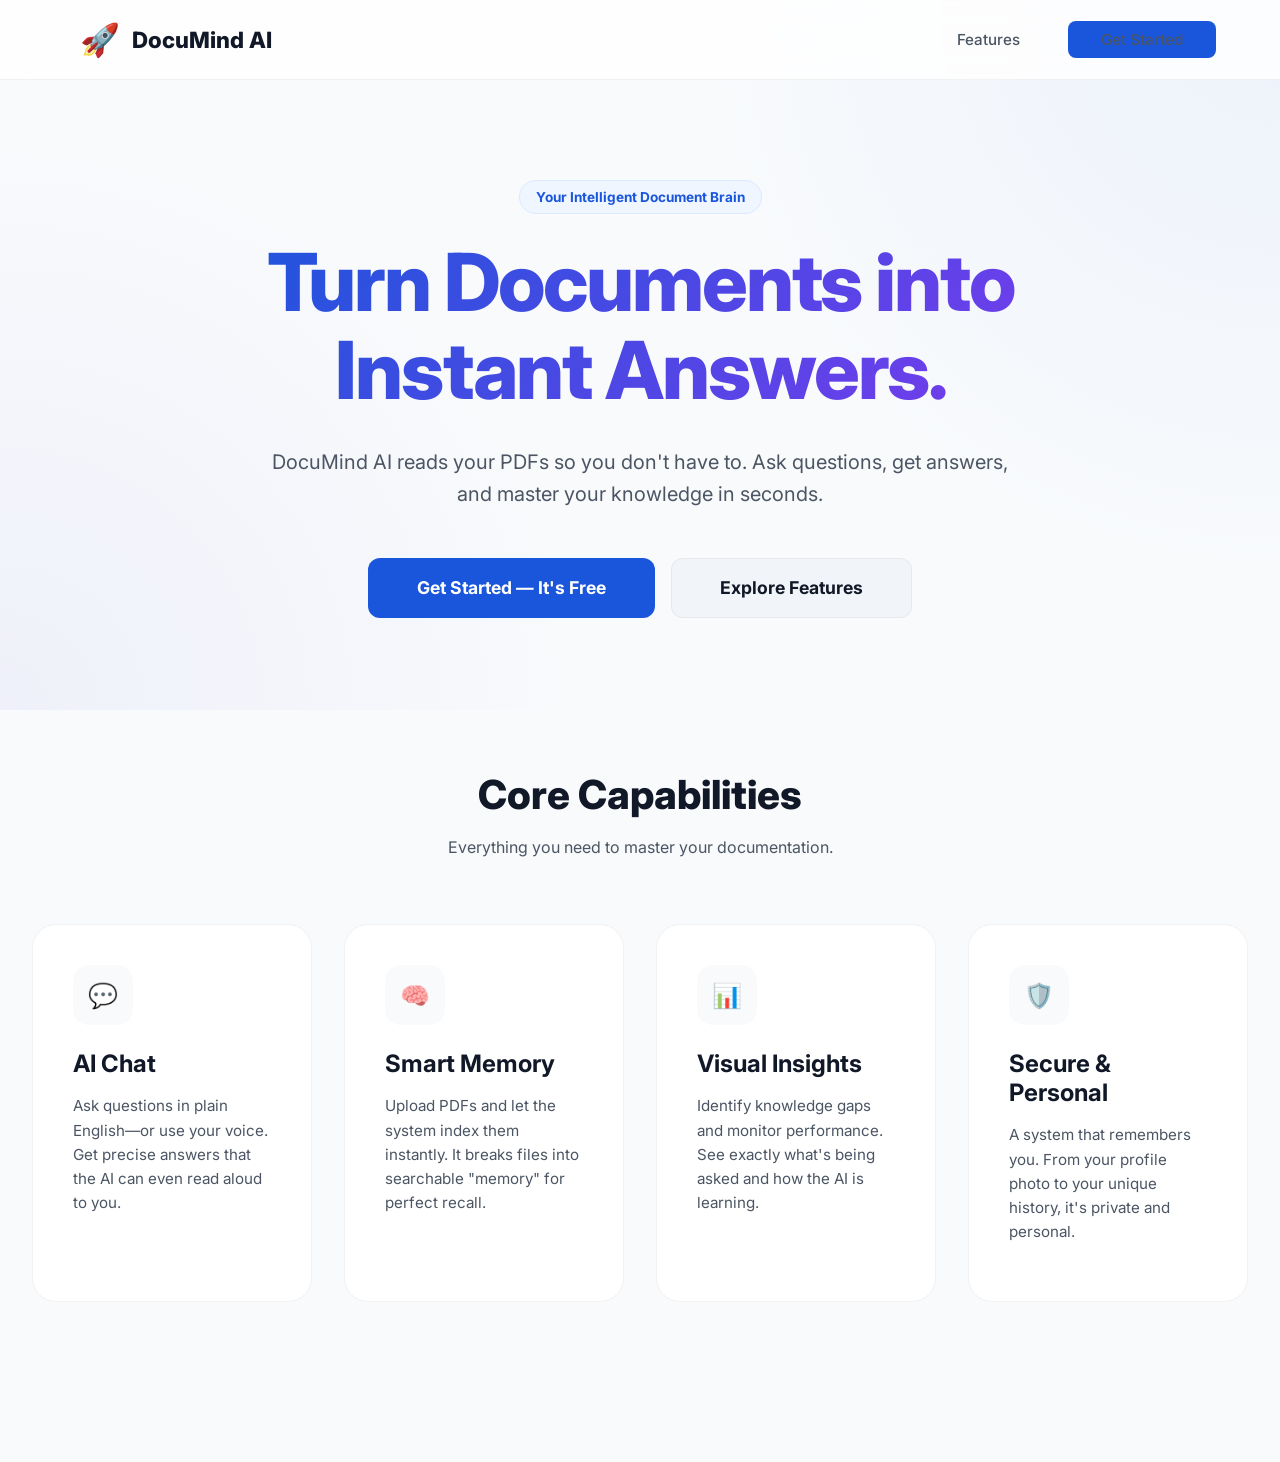
<file: static/index.html>
<!DOCTYPE html>
<html lang="en">

<head>
  <meta charset="UTF-8">
  <meta name="viewport" content="width=device-width, initial-scale=1.0">
  <title>DocuMind AI - Intelligent Document Infrastructure</title>
  <link href="https://fonts.googleapis.com/css2?family=Inter:wght@400;500;600;700;800&display=swap" rel="stylesheet">
  <link rel="stylesheet" href="/static/css/styles.css">
  <style>
    :root {
      --nav-height: 80px;
    }

    /* --- Landing Navbar --- */
    .landing-nav {
      height: var(--nav-height);
      position: fixed;
      top: 0;
      left: 0;
      right: 0;
      z-index: 1000;
      background: rgba(255, 255, 255, 0.8);
      backdrop-filter: blur(12px);
      border-bottom: 1px solid var(--border-light);
      display: flex;
      align-items: center;
      padding: 0 5%;
    }

    .nav-content {
      width: 100%;
      max-width: 1400px;
      margin: 0 auto;
      display: flex;
      justify-content: space-between;
      align-items: center;
    }

    .logo-group {
      display: flex;
      align-items: center;
      gap: 12px;
      font-weight: 800;
      font-size: 1.4rem;
      color: var(--text-main);
      text-decoration: none;
    }

    .nav-links {
      display: flex;
      gap: 2rem;
      align-items: center;
    }

    .nav-links a {
      text-decoration: none;
      color: var(--text-muted);
      font-weight: 500;
      font-size: 0.95rem;
      transition: color 0.2s;
    }

    .nav-links a:hover {
      color: var(--primary-color);
    }

    /* --- Hero Section --- */
    .hero-section {
      padding-top: calc(var(--nav-height) + 100px);
      padding-bottom: 60px;
      background: radial-gradient(circle at top right, rgba(26, 86, 219, 0.05), transparent 40%),
        radial-gradient(circle at bottom left, rgba(67, 56, 202, 0.05), transparent 40%);
      text-align: center;
    }

    .hero-container {
      max-width: 1000px;
      margin: 0 auto;
      padding: 0 2rem;
    }

    .hero-badge {
      display: inline-block;
      padding: 8px 16px;
      background: #eff6ff;
      color: var(--primary-color);
      border-radius: 50px;
      font-size: 0.85rem;
      font-weight: 700;
      margin-bottom: 1.5rem;
      border: 1px solid #dbeafe;
    }

    .hero-section h1 {
      font-size: 5rem;
      font-weight: 800;
      line-height: 1.1;
      letter-spacing: -2px;
      margin-bottom: 2rem;
    }

    @media (max-width: 768px) {
      .hero-section h1 {
        font-size: 3rem;
      }
    }

    .hero-section p {
      font-size: 1.25rem;
      color: var(--text-muted);
      line-height: 1.6;
      margin-bottom: 3rem;
      max-width: 750px;
      margin-left: auto;
      margin-right: auto;
    }

    .cta-group {
      display: flex;
      gap: 1rem;
      justify-content: center;
      margin-bottom: 2rem;
    }

    .btn-xl {
      padding: 1.25rem 3rem;
      font-size: 1.1rem;
      font-weight: 700;
      border-radius: 12px;
      text-decoration: none;
      transition: transform 0.2s, box-shadow 0.2s;
    }

    .btn-xl:hover {
      transform: translateY(-2px);
      box-shadow: 0 10px 25px rgba(26, 86, 219, 0.2);
    }

    /* --- Features Overview --- */
    .section-header {
      text-align: center;
      margin-bottom: 4rem;
    }

    .features-grid {
      display: grid;
      grid-template-columns: repeat(4, 1fr);
      gap: 2rem;
      max-width: 1400px;
      margin: 0 auto 100px;
      padding: 0 2rem;
    }

    @media (max-width: 1100px) {
      .features-grid {
        grid-template-columns: repeat(2, 1fr);
      }
    }

    @media (max-width: 600px) {
      .features-grid {
        grid-template-columns: 1fr;
      }
    }

    .landing-card {
      background: white;
      padding: 2.5rem;
      border-radius: 24px;
      border: 1px solid var(--border-light);
      transition: all 0.3s;
    }

    .landing-card:hover {
      transform: translateY(-10px);
      box-shadow: 0 20px 40px rgba(0, 0, 0, 0.05);
      border-color: var(--primary-color);
    }

    .icon-box {
      width: 60px;
      height: 60px;
      background: #f8fafc;
      border-radius: 16px;
      display: flex;
      align-items: center;
      justify-content: center;
      font-size: 1.5rem;
      margin-bottom: 1.5rem;
      transition: background 0.3s;
    }

    .landing-card:hover .icon-box {
      background: var(--primary-color);
      color: white;
    }

    /* --- Footer --- */
    .landing-footer {
      background: #f8fafc;
      padding: 80px 5% 40px;
      border-top: 1px solid var(--border-light);
    }

    .footer-content {
      max-width: 1400px;
      margin: 0 auto;
      display: grid;
      grid-template-columns: 1.5fr repeat(3, 1fr);
      gap: 4rem;
      margin-bottom: 60px;
    }

    .footer-col h4 {
      font-weight: 700;
      margin-bottom: 1.5rem;
    }

    .footer-col ul {
      list-style: none;
      padding: 0;
      display: flex;
      flex-direction: column;
      gap: 12px;
    }

    .footer-col a {
      text-decoration: none;
      color: var(--text-muted);
      font-size: 0.9rem;
      transition: color 0.2s;
    }

    .footer-col a:hover {
      color: var(--primary-color);
    }

    .footer-bottom {
      max-width: 1400px;
      margin: 0 auto;
      padding-top: 40px;
      border-top: 1px solid #e2e8f0;
      display: flex;
      justify-content: space-between;
      align-items: center;
      color: var(--text-muted);
      font-size: 0.85rem;
    }
  </style>
</head>

<body>

  <nav class="landing-nav">
    <div class="nav-content">
      <a href="/" class="logo-group">
        <span style="font-size: 2rem;">🚀</span>
        <span>DocuMind AI</span>
      </a>
      <div class="nav-links">
        <a href="#features">Features</a>
        <a href="/signup" class="btn btn-primary" style="padding: 0.6rem 2rem;">Get Started</a>
      </div>
    </div>
  </nav>

  <main>
    <!-- Hero -->
    <section class="hero-section">
      <div class="hero-container">
        <div class="hero-badge">Your Intelligent Document Brain</div>
        <h1 class="text-gradient">Turn Documents into<br>Instant Answers.</h1>
        <p>DocuMind AI reads your PDFs so you don't have to. Ask questions, get answers, and master your knowledge in seconds.</p>

        <div class="cta-group">
          <a href="/signup" class="btn btn-primary btn-xl">Get Started — It's Free</a>
          <a href="#features" class="btn btn-secondary btn-xl">Explore Features</a>
        </div>

      </div>
    </section>

    <!-- Features -->
    <section id="features" style="padding: 60px 0;">
      <div class="section-header">
        <h2 style="font-size: 2.5rem; font-weight: 800; margin-bottom: 1rem;">Core Capabilities</h2>
        <p style="color: var(--text-muted);">Everything you need to master your documentation.</p>
      </div>

      <div class="features-grid">
        <div class="landing-card">
          <div class="icon-box">💬</div>
          <h3 style="font-weight: 700; margin-bottom: 1rem;">AI Chat</h3>
          <p style="color: var(--text-muted); font-size: 0.95rem; line-height: 1.6;">Ask questions in plain English—or use your voice. Get precise answers that the AI can even read aloud to you.</p>
        </div>
        <div class="landing-card">
          <div class="icon-box">🧠</div>
          <h3 style="font-weight: 700; margin-bottom: 1rem;">Smart Memory</h3>
          <p style="color: var(--text-muted); font-size: 0.95rem; line-height: 1.6;">Upload PDFs and let the system index them instantly. It breaks files into searchable "memory" for perfect recall.</p>
        </div>
        <div class="landing-card">
          <div class="icon-box">📊</div>
          <h3 style="font-weight: 700; margin-bottom: 1rem;">Visual Insights</h3>
          <p style="color: var(--text-muted); font-size: 0.95rem; line-height: 1.6;">Identify knowledge gaps and monitor performance. See exactly what's being asked and how the AI is learning.</p>
        </div>
        <div class="landing-card">
          <div class="icon-box">🛡️</div>
          <h3 style="font-weight: 700; margin-bottom: 1rem;">Secure & Personal</h3>
          <p style="color: var(--text-muted); font-size: 0.95rem; line-height: 1.6;">A system that remembers you. From your profile photo to your unique history, it's private and personal.</p>
        </div>
      </div>
    </section>
  </main>

  <script src="/static/js/main-v2.js"></script>
  <script>
    document.addEventListener('DOMContentLoaded', () => {
      // Check if already logged in to redirect
      const user = Auth.getUser();
      if (user) {
        // You might want to auto-redirect to dashboard
        // window.location.href = '/dashboard';
      }
    });
  </script>
</body>

</html>
</file>
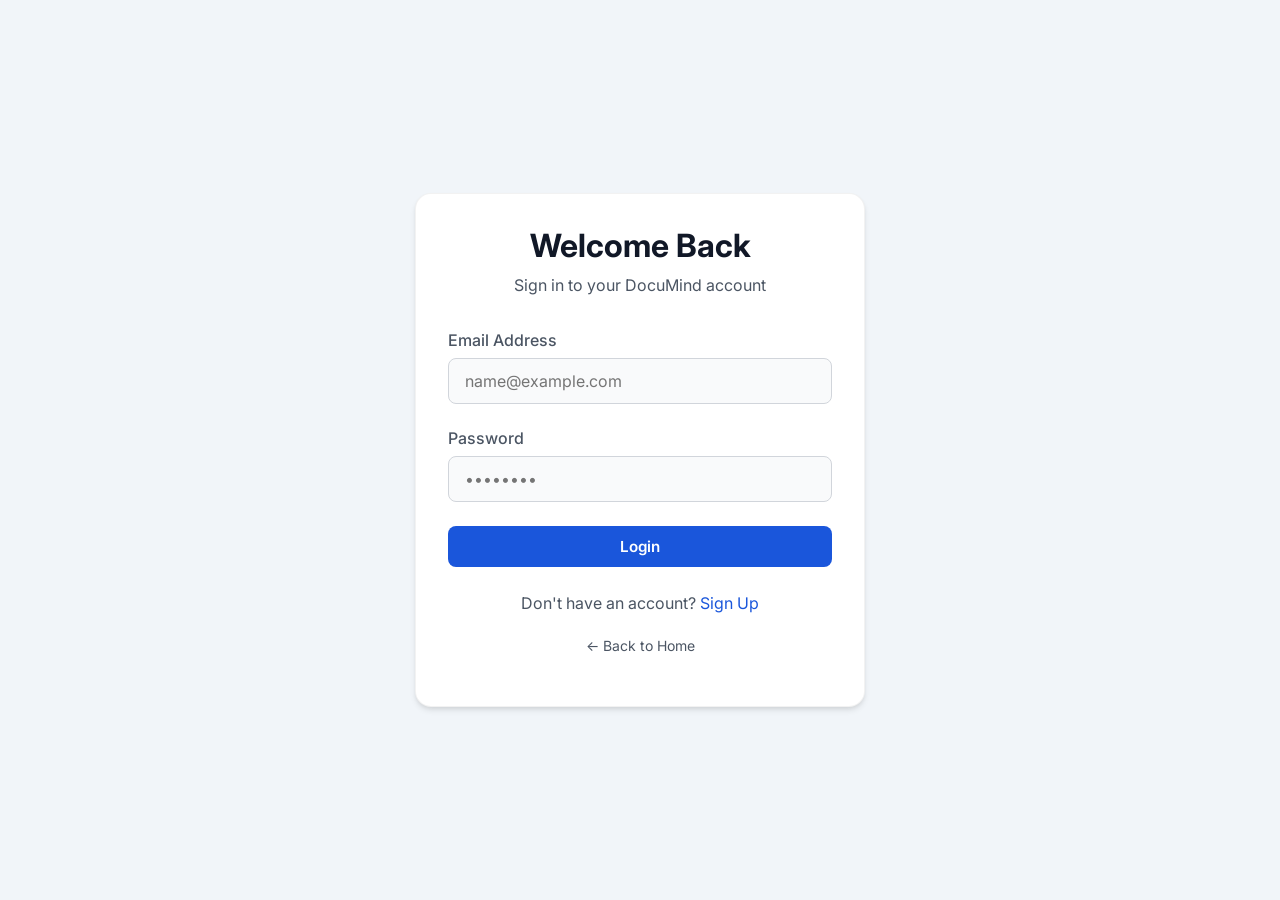
<file: static/login.html>
<!DOCTYPE html>
<html lang="en">

<head>
    <meta charset="UTF-8">
    <meta name="viewport" content="width=device-width, initial-scale=1.0">
    <title>Login - DocuMind AI</title>
    <link href="https://fonts.googleapis.com/css2?family=Inter:wght@400;500;600;700&display=swap" rel="stylesheet">
    <link rel="stylesheet" href="/static/css/styles.css">
</head>

<body>
    <div class="center-flex" style="background: var(--background-alt);">
        <div class="auth-container card">
            <h2 class="text-center" style="font-size: 2rem; margin-bottom: 0.5rem;">Welcome Back</h2>
            <p class="text-center mb-4" style="color: var(--text-muted);">Sign in to your DocuMind account</p>

            <form id="loginForm">
                <div class="form-group">
                    <label for="email">Email Address</label>
                    <input type="email" id="email" class="form-control" required placeholder="name@example.com">
                </div>

                <div class="form-group">
                    <label for="password">Password</label>
                    <input type="password" id="password" class="form-control" required placeholder="••••••••">
                </div>

                <div id="errorMessage" class="hidden"
                    style="color: var(--danger-color); margin-bottom: 1rem; text-align: center;"></div>

                <button type="submit" class="btn btn-primary btn-block mb-3">Login</button>
            </form>

            <p class="text-center" style="margin-top: 1.5rem;">
                Don't have an account? <a href="/signup"
                    style="color: var(--primary-color); text-decoration: none;">Sign Up</a>
            </p>
            <p class="text-center mt-2">
                <a href="/" style="color: var(--text-muted); text-decoration: none; font-size: 0.875rem;">← Back to
                    Home</a>
            </p>
        </div>
    </div>

    <script src="/static/js/main-v2.js"></script>
    <script>
        document.addEventListener('DOMContentLoaded', () => {
            Auth.requireGuest();

            const form = document.getElementById('loginForm');
            const errBox = document.getElementById('errorMessage');

            form.addEventListener('submit', async (e) => {
                e.preventDefault();
                errBox.classList.add('hidden');

                const email = document.getElementById('email').value;
                const password = document.getElementById('password').value;
                const btn = form.querySelector('button[type="submit"]');

                btn.textContent = 'Authenticating...';
                btn.disabled = true;

                const res = await apiRequest('/login', 'POST', { email, password });

                if (res.status === 200) {
                    Auth.login(res.data.user); // Will redirect
                } else {
                    errBox.textContent = res.data.detail || 'Login failed';
                    errBox.classList.remove('hidden');
                    btn.textContent = 'Login';
                    btn.disabled = false;
                }
            });
        });
    </script>
</body>

</html>
</file>
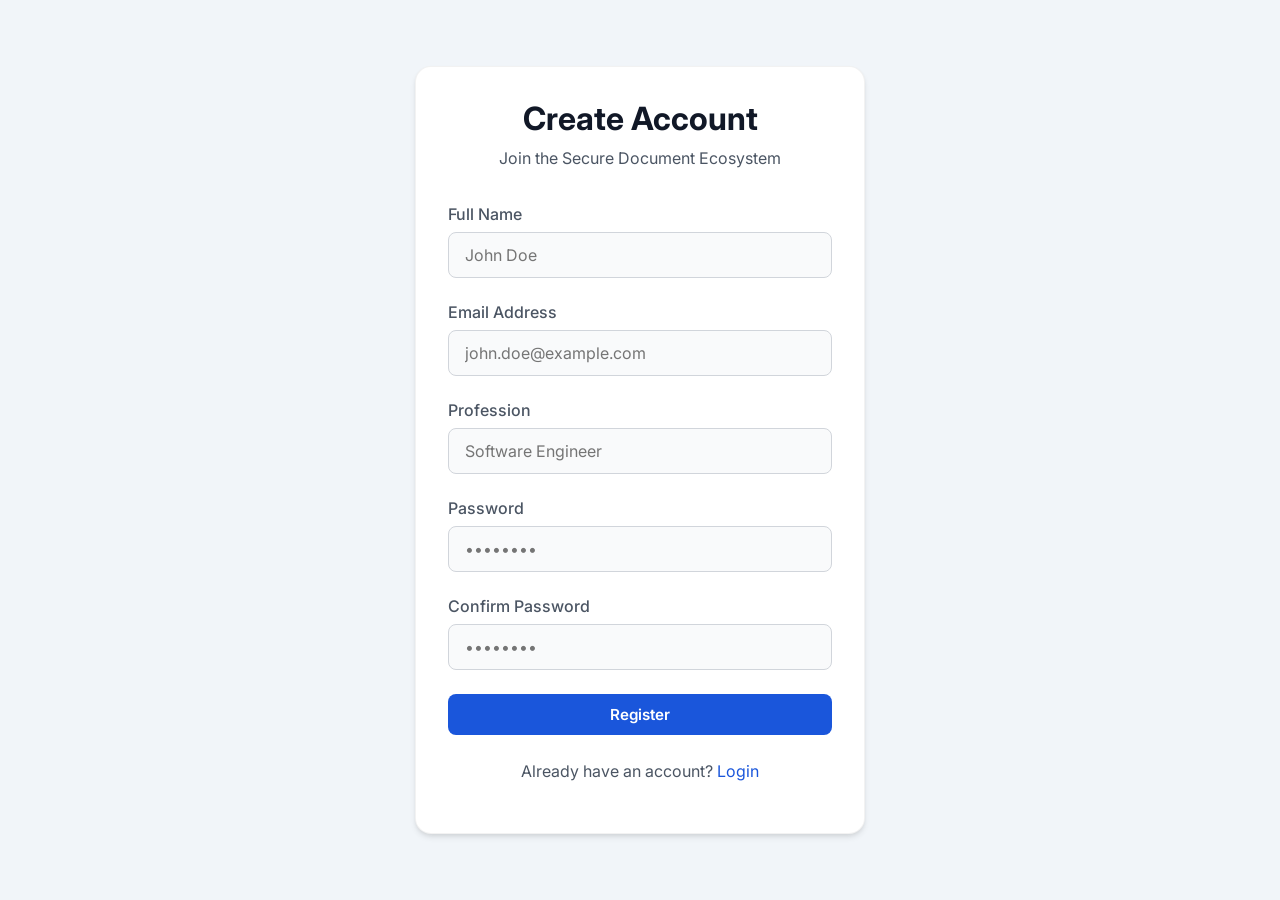
<file: static/signup.html>
<!DOCTYPE html>
<html lang="en">

<head>
    <meta charset="UTF-8">
    <meta name="viewport" content="width=device-width, initial-scale=1.0">
    <title>Sign Up - DocuMind AI</title>
    <link href="https://fonts.googleapis.com/css2?family=Inter:wght@400;500;600;700&display=swap" rel="stylesheet">
    <link rel="stylesheet" href="/static/css/styles.css">
</head>

<body>
    <div class="center-flex" style="background: var(--background-alt);">
        <div class="auth-container card" style="margin: 2rem 0;">
            <h2 class="text-center" style="font-size: 2rem; margin-bottom: 0.5rem;">Create Account</h2>
            <p class="text-center mb-4" style="color: var(--text-muted);">Join the Secure Document Ecosystem</p>

            <form id="signupForm">
                <div class="form-group">
                    <label for="name">Full Name</label>
                    <input type="text" id="name" class="form-control" required placeholder="John Doe">
                </div>

                <div class="form-group">
                    <label for="email">Email Address</label>
                    <input type="email" id="email" class="form-control" required placeholder="john.doe@example.com">
                </div>

                <div class="form-group">
                    <label for="profession">Profession</label>
                    <input type="text" id="profession" class="form-control" required placeholder="Software Engineer">
                </div>

                <div class="form-group">
                    <label for="password">Password</label>
                    <input type="password" id="password" class="form-control" required placeholder="••••••••">
                </div>

                <div class="form-group">
                    <label for="conf_password">Confirm Password</label>
                    <input type="password" id="conf_password" class="form-control" required placeholder="••••••••">
                </div>

                <div id="errorMessage" class="hidden"
                    style="color: var(--danger-color); margin-bottom: 1rem; text-align: center;"></div>
                <div id="successMessage" class="hidden"
                    style="color: var(--secondary-color); margin-bottom: 1rem; text-align: center;">Account created!
                    Redirecting to login...</div>

                <button type="submit" class="btn btn-primary btn-block mb-3">Register</button>
            </form>

            <p class="text-center" style="margin-top: 1.5rem;">
                Already have an account? <a href="/login"
                    style="color: var(--primary-color); text-decoration: none;">Login</a>
            </p>
        </div>
    </div>

    <script src="/static/js/main-v2.js"></script>
    <script>
        document.addEventListener('DOMContentLoaded', () => {
            Auth.requireGuest();

            const form = document.getElementById('signupForm');
            const errBox = document.getElementById('errorMessage');
            const succBox = document.getElementById('successMessage');

            form.addEventListener('submit', async (e) => {
                e.preventDefault();
                errBox.classList.add('hidden');
                succBox.classList.add('hidden');

                const pwd = document.getElementById('password').value;
                const conf = document.getElementById('conf_password').value;

                if (pwd !== conf) {
                    errBox.textContent = 'Passwords do not match!';
                    errBox.classList.remove('hidden');
                    return;
                }

                const payload = {
                    name: document.getElementById('name').value,
                    email: document.getElementById('email').value,
                    profession: document.getElementById('profession').value,
                    password: pwd
                };

                const btn = form.querySelector('button[type="submit"]');
                btn.textContent = 'Registering...';
                btn.disabled = true;

                const res = await apiRequest('/signup', 'POST', payload);

                if (res.status === 200) {
                    succBox.classList.remove('hidden');
                    setTimeout(() => window.location.href = '/login', 1500);
                } else {
                    let errorMessage = 'Registration failed';
                    if (res.data.detail) {
                        if (Array.isArray(res.data.detail)) {
                            errorMessage = res.data.detail.map(err => `${err.loc.join('.')}: ${err.msg}`).join(', ');
                        } else {
                            errorMessage = res.data.detail;
                        }
                    }
                    errBox.textContent = errorMessage;
                    errBox.classList.remove('hidden');
                    btn.textContent = 'Register';
                    btn.disabled = false;
                }
            });
        });
    </script>
</body>

</html>
</file>
<file: static/css/styles.css>
:root {
  /* Premium Enterprise Light Palette */
  --primary-color: #1a56db;
  --primary-hover: #1e429f;
  --secondary-color: #10b981;
  --secondary-hover: #059669;
  --background-main: #f8fafc;
  --background-alt: #f1f5f9;
  --surface-main: #ffffff;
  --surface-alt: #f9fafb;
  --text-main: #111827;
  --text-muted: #4b5563;
  --accent-color: #7c3aed;
  --danger-color: #e02424;
  --warning-color: #d97706;
  --border-light: rgba(0, 0, 0, 0.05);
  --sidebar-width: 260px;

  /* Layout & Spacing */
  --border-radius: 8px;
  --border-radius-lg: 16px;
  --transition-speed: 0.2s;
  --shadow-sm: 0 1px 2px 0 rgba(0, 0, 0, 0.05);
  --shadow-md: 0 4px 6px -1px rgba(0, 0, 0, 0.1), 0 2px 4px -1px rgba(0, 0, 0, 0.06);
}

* {
  margin: 0;
  padding: 0;
  box-sizing: border-box;
  font-family: 'Inter', -apple-system, BlinkMacSystemFont, 'Segoe UI', Roboto, sans-serif;
}

body {
  background-color: var(--background-main);
  color: var(--text-main);
  min-height: 100vh;
  display: flex;
  flex-direction: column;
  overflow-x: hidden;
}

/* Redesign Glassmorphism to Soft Shadow Cards */
.card {
  background: var(--surface-main);
  border: 1px solid var(--border-light);
  border-radius: var(--border-radius-lg);
  padding: 2rem;
  box-shadow: var(--shadow-md);
}

.glass-card {
  /* Fallback for existing references */
  background: var(--surface-main);
  border: 1px solid var(--border-light);
  border-radius: var(--border-radius-lg);
  padding: 2rem;
  box-shadow: var(--shadow-md);
}

/* Layout Utilities */
.container {
  max-width: 1200px;
  margin: 0 auto;
  padding: 2rem;
  width: 100%;
}

.center-flex {
  display: flex;
  align-items: center;
  justify-content: center;
  min-height: 100vh;
}

.auth-container {
  width: 100%;
  max-width: 450px;
}

/* Typography */
h1,
h2,
h3 {
  font-weight: 700;
  margin-bottom: 1rem;
}

h1 {
  font-size: 2.5rem;
}

h2 {
  font-size: 2rem;
}

h3 {
  font-size: 1.5rem;
}

p {
  color: var(--text-muted);
  line-height: 1.6;
  margin-bottom: 1rem;
}

.text-gradient {
  background: linear-gradient(135deg, var(--primary-color), var(--accent-color));
  -webkit-background-clip: text;
  -webkit-text-fill-color: transparent;
  background-clip: text;
}

/* Forms & Inputs */
.form-group {
  margin-bottom: 1.5rem;
}

.form-group label {
  display: block;
  margin-bottom: 0.5rem;
  font-weight: 500;
  color: var(--text-muted);
}

.form-control {
  width: 100%;
  padding: 0.75rem 1rem;
  background: var(--surface-alt);
  border: 1px solid #d1d5db;
  border-radius: var(--border-radius);
  color: var(--text-main);
  font-size: 1rem;
  transition: all var(--transition-speed);
}

.form-control:focus {
  outline: none;
  border-color: var(--primary-color);
  box-shadow: 0 0 0 3px rgba(26, 86, 219, 0.1);
  background: var(--surface-main);
}

/* Layout Structure */
.app-layout {
  display: flex;
  min-height: 100vh;
}

.main-content {
  flex-grow: 1;
  background: var(--background-main);
  padding: 2.5rem;
  max-width: 1400px;
  margin: 0 auto;
}

/* Sidebar Navigation */
.sidebar {
  width: var(--sidebar-width);
  background: var(--surface-main);
  border-right: 1px solid var(--border-light);
  display: flex;
  flex-direction: column;
  padding: 1.5rem;
  position: sticky;
  top: 0;
  height: 100vh;
  z-index: 50;
}

.sidebar-logo {
  font-size: 1.25rem;
  font-weight: 700;
  color: var(--primary-color);
  text-decoration: none;
  display: flex;
  align-items: center;
  gap: 12px;
  margin-bottom: 2.5rem;
  padding: 0.5rem;
}

.nav-menu {
  flex-grow: 1;
  list-style: none;
}

.nav-item {
  margin-bottom: 0.5rem;
}

.nav-link {
  display: flex;
  align-items: center;
  gap: 12px;
  padding: 0.75rem 1rem;
  color: var(--text-muted);
  text-decoration: none;
  font-weight: 500;
  border-radius: var(--border-radius);
  transition: all var(--transition-speed);
}

.nav-link:hover {
  background: var(--background-alt);
  color: var(--primary-color);
}

.nav-link.active {
  background: rgba(26, 86, 219, 0.08);
  color: var(--primary-color);
}

.sidebar-footer {
  padding-top: 1.5rem;
  border-top: 1px solid var(--border-light);
  margin-top: auto;
}

.user-profile-sm {
  display: flex;
  align-items: center;
  gap: 12px;
  margin-bottom: 1.5rem;
  padding: 0.5rem;
}

.user-avatar-sm {
  width: 40px;
  height: 40px;
  background: var(--background-alt);
  border-radius: 50%;
  display: flex;
  align-items: center;
  justify-content: center;
  font-size: 1.1rem;
  overflow: hidden;
}

/* Updated Stat Cards */
.stat-card-grid {
  display: grid;
  grid-template-columns: repeat(auto-fit, minmax(240px, 1fr));
  gap: 1.5rem;
  margin-bottom: 2.5rem;
}

.stat-card {
  background: var(--surface-main);
  border: 1px solid var(--border-light);
  border-radius: var(--border-radius-lg);
  padding: 1.5rem;
  display: flex;
  justify-content: space-between;
  align-items: flex-start;
  box-shadow: var(--shadow-sm);
}

.stat-info .label {
  color: var(--text-muted);
  font-size: 0.875rem;
  font-weight: 500;
  margin-bottom: 0.5rem;
}

.stat-info .value {
  font-size: 1.75rem;
  font-weight: 700;
}

.stat-info .subtext {
  font-size: 0.75rem;
  color: var(--text-muted);
  margin-top: 0.25rem;
}

.stat-icon {
  width: 48px;
  height: 48px;
  border-radius: 12px;
  display: flex;
  align-items: center;
  justify-content: center;
  font-size: 1.25rem;
}

/* Activity & Quick Actions */
.dashboard-main-grid {
  display: grid;
  grid-template-columns: 1fr 320px;
  gap: 1.5rem;
}

@media (max-width: 1024px) {
  .dashboard-main-grid {
    grid-template-columns: 1fr;
  }
}

.activity-list {
  display: flex;
  flex-direction: column;
  gap: 1rem;
}

.activity-item {
  display: flex;
  align-items: center;
  gap: 1rem;
  padding: 1rem;
  border-radius: var(--border-radius);
  border: 1px solid var(--border-light);
  background: var(--surface-main);
}

.quick-action-card {
  background: var(--surface-main);
  border: 1px solid var(--border-light);
  border-radius: var(--border-radius-lg);
  padding: 1.5rem;
  margin-bottom: 1rem;
  display: flex;
  gap: 1rem;
  align-items: center;
  text-decoration: none;
  color: var(--text-main);
  transition: all var(--transition-speed);
}

.quick-action-card:hover {
  transform: translateY(-2px);
  box-shadow: var(--shadow-md);
  border-color: var(--primary-color);
}

.btn {
  display: inline-flex;
  align-items: center;
  justify-content: center;
  padding: 0.75rem 1.5rem;
  font-size: 0.95rem;
  font-weight: 600;
  border-radius: var(--border-radius);
  border: 1px solid transparent;
  cursor: pointer;
  transition: all var(--transition-speed);
  text-decoration: none;
  gap: 8px;
  line-height: 1;
}

.btn-primary {
  background: var(--primary-color);
  color: white;
}

.btn-primary:hover {
  background: var(--primary-hover);
  transform: translateY(-2px);
  box-shadow: 0 4px 12px rgba(26, 86, 219, 0.25);
}

.btn-secondary {
  background: var(--background-alt);
  color: var(--text-main);
  border: 1px solid var(--border-light);
}

.btn-secondary:hover {
  background: var(--border-light);
  transform: translateY(-2px);
}

.btn-danger {
  background: var(--danger-color);
  color: white;
}

.btn-block {
  display: block;
  width: 100%;
}

/* Navbar / Header */
.app-header {
  background: var(--surface-dark);
  border-bottom: 1px solid rgba(255, 255, 255, 0.05);
  padding: 1rem 2rem;
  display: flex;
  justify-content: space-between;
  align-items: center;
  position: sticky;
  top: 0;
  z-index: 100;
}

.app-logo {
  font-size: 1.5rem;
  font-weight: bold;
  text-decoration: none;
  display: flex;
  align-items: center;
  gap: 10px;
}

.user-info {
  display: flex;
  align-items: center;
  gap: 1rem;
}

.role-badge {
  background: rgba(37, 99, 235, 0.2);
  color: #60a5fa;
  padding: 0.25rem 0.75rem;
  border-radius: 20px;
  font-size: 0.875rem;
  font-weight: 600;
}

/* Grid Layouts for Dashboard */
.dashboard-grid {
  display: grid;
  grid-template-columns: repeat(auto-fit, minmax(280px, 1fr));
  gap: 1.5rem;
  margin-top: 2rem;
}

.nav-card {
  background: var(--surface-dark);
  border: 1px solid rgba(255, 255, 255, 0.05);
  border-radius: var(--border-radius-lg);
  padding: 2rem;
  text-decoration: none;
  color: var(--text-main);
  display: flex;
  flex-direction: column;
  align-items: center;
  text-align: center;
  transition: all var(--transition-speed);
  position: relative;
  overflow: hidden;
}

.nav-card::before {
  content: '';
  position: absolute;
  top: 0;
  left: 0;
  right: 0;
  height: 4px;
  background: var(--primary-color);
  transform: scaleX(0);
  transition: transform var(--transition-speed);
}

.nav-card:hover {
  transform: translateY(-5px);
  box-shadow: 0 10px 25px rgba(0, 0, 0, 0.3);
  background: rgba(30, 41, 59, 0.8);
}

.nav-card:hover::before {
  transform: scaleX(1);
}

.nav-card-icon {
  font-size: 3rem;
  margin-bottom: 1rem;
  color: var(--primary-color);
}

/* Chat UI Specifics */
.chat-container {
  display: flex;
  flex-direction: column;
  height: calc(100vh - 180px);
  /* Account for header and padding */
  background: var(--surface-dark);
  border-radius: var(--border-radius-lg);
  border: 1px solid rgba(255, 255, 255, 0.05);
  overflow: hidden;
}

.chat-messages {
  flex-grow: 1;
  padding: 2rem;
  overflow-y: auto;
  display: flex;
  flex-direction: column;
  gap: 1.5rem;
}

.message {
  display: flex;
  max-width: 80%;
  margin-bottom: 1rem;
  animation: fadeIn 0.3s ease;
}

.message.user {
  align-self: flex-end;
  flex-direction: row-reverse;
}

.message-bubble {
  padding: 1rem 1.5rem;
  border-radius: var(--border-radius-lg);
  line-height: 1.5;
}

.message.user .message-bubble {
  background: var(--primary-color);
  color: white;
  border-bottom-right-radius: 4px;
}

.message.assistant .message-bubble {
  background: rgba(255, 255, 255, 0.05);
  border: 1px solid rgba(255, 255, 255, 0.1);
  border-bottom-left-radius: 4px;
}

.tts-btn {
  background: transparent;
  color: var(--text-muted);
  border: none;
  border-radius: 50%;
  width: 32px;
  height: 32px;
  display: flex;
  align-items: center;
  justify-content: center;
  cursor: pointer;
  margin-left: 8px;
  margin-top: auto;
  transition: all var(--transition-speed);
}

.tts-btn:hover {
  color: var(--primary-color);
  background: rgba(255, 255, 255, 0.1);
}

.tts-btn.playing {
  color: var(--secondary-color);
  animation: pulse-tts 1.5s infinite;
}

@keyframes pulse-tts {
  0% {
    transform: scale(1);
  }

  50% {
    transform: scale(1.15);
  }

  100% {
    transform: scale(1);
  }
}

/* --- Landing page styles --- */
/* light‑mode palette overrides for landing page */
/* Post-rebranding cleanup: removed body.landing overrides to maintain consistent theme */

body.landing {
  background-color: var(--background-dark);
  color: var(--text-main);
}

/* cards on landing should be solid white */
body.landing .glass-card {
  background: #ffffff;
  backdrop-filter: none;
  border: 1px solid rgba(0, 0, 0, 0.05);
  box-shadow: 0 10px 30px rgba(0, 0, 0, 0.1);
}

.landing-header {
  display: flex;
  justify-content: space-between;
  align-items: center;
  padding: 1rem 2rem;
  position: sticky;
  top: 0;
  z-index: 50;
  background: transparent;
  border-bottom: none;
}

.landing-nav a {
  margin-left: 1rem;
  color: var(--text-main);
  text-decoration: none;
}

body.landing .app-logo {
  color: var(--text-main);
  text-decoration: none;
  font-weight: 700;
}

.btn-outline {
  background: transparent;
  color: var(--primary-color);
  border: 1px solid var(--primary-color);
}

.btn-outline:hover {
  background: var(--surface-light);
}

/* landing-specific secondary button appearance */
body.landing .btn-secondary {
  background: transparent;
  color: var(--primary-color);
  border: 1px solid var(--primary-color);
}

body.landing .btn-secondary:hover {
  background: var(--surface-light);
}

.hero-section {
  padding: 6rem 0;
}

.hero-content {
  max-width: 800px;
  text-align: center;
}

.feature-cards {
  display: flex;
  flex-wrap: wrap;
  gap: 2rem;
  justify-content: center;
}

.feature-card {
  background: var(--surface-dark);
  border: 1px solid rgba(0, 0, 0, 0.05);
  border-radius: var(--border-radius-lg);
  padding: 2rem;
  text-align: center;
  flex: 1 1 250px;
  max-width: 300px;
  transition: all var(--transition-speed);
}

.feature-card:hover {
  transform: translateY(-3px);
  box-shadow: 0 8px 20px rgba(0, 0, 0, 0.1);
}

.feature-card-icon {
  font-size: 2.5rem;
  margin-bottom: 1rem;
  color: var(--primary-color);
}

/* adjust gradient for heading so the green shows through */
body.landing .text-gradient {
  background: linear-gradient(135deg, var(--primary-color), var(--accent-color));
}


.chat-input-area {
  padding: 1.5rem;
  background: rgba(15, 23, 42, 0.8);
  border-top: 1px solid rgba(255, 255, 255, 0.05);
}

.chat-input-form {
  display: flex;
  gap: 1rem;
  align-items: center;
}

.chat-micBtn {
  background: var(--primary-color) !important;
  color: white !important;
  border: none !important;
  border-radius: 50%;
  width: 50px;
  height: 50px;
  flex-shrink: 0;
  display: flex;
  align-items: center;
  justify-content: center;
  cursor: pointer;
  transition: all var(--transition-speed);
}

.chat-micBtn:hover {
  background: var(--primary-hover);
  transform: scale(1.05);
  box-shadow: 0 4px 12px rgba(37, 99, 235, 0.4);
}

.chat-micBtn.recording {
  background: rgba(239, 68, 68, 0.2) !important;
  color: var(--danger-color) !important;
  border-color: rgba(239, 68, 68, 0.5) !important;
  animation: pulse-mic 1.5s infinite;
}

@keyframes pulse-mic {
  0% {
    transform: scale(1);
    box-shadow: 0 0 0 0 rgba(239, 68, 68, 0.4);
  }

  70% {
    transform: scale(1.05);
    box-shadow: 0 0 0 10px rgba(239, 68, 68, 0);
  }

  100% {
    transform: scale(1);
    box-shadow: 0 0 0 0 rgba(239, 68, 68, 0);
  }
}

.chat-input {
  flex-grow: 1;
  background: rgba(255, 255, 255, 0.05);
  border: 1px solid rgba(255, 255, 255, 0.1);
  border-radius: 30px;
  padding: 1rem 1.5rem;
  color: var(--text-main);
}

.chat-input:focus {
  outline: none;
  border-color: var(--primary-color);
}

.chat-submitBtn {
  background: var(--primary-color);
  color: white;
  border: none;
  border-radius: 50%;
  width: 50px;
  height: 50px;
  display: flex;
  align-items: center;
  justify-content: center;
  cursor: pointer;
  transition: all var(--transition-speed);
}

.chat-submitBtn:hover {
  background: var(--primary-hover);
  transform: scale(1.05);
}

/* Summarization Modal & UI */
.modal-overlay {
  position: fixed;
  top: 0;
  left: 0;
  width: 100%;
  height: 100%;
  background: rgba(0, 0, 0, 0.7);
  backdrop-filter: blur(5px);
  display: flex;
  align-items: center;
  justify-content: center;
  z-index: 1000;
  animation: fadeIn 0.3s ease;
}

.summary-modal {
  width: 90%;
  max-width: 600px;
  max-height: 80vh;
  overflow-y: auto;
  position: relative;
}

.summary-content {
  font-size: 1.1rem;
  line-height: 1.7;
  color: var(--text-main);
  white-space: pre-wrap;
}

.close-modal {
  position: absolute;
  top: 1rem;
  right: 1.5rem;
  font-size: 1.5rem;
  cursor: pointer;
  color: var(--text-muted);
}

/* Animations */
@keyframes fadeIn {
  from {
    opacity: 0;
    transform: translateY(10px);
  }

  to {
    opacity: 1;
    transform: translateY(0);
  }
}

/* Utility Classes */
.mt-1 {
  margin-top: 0.5rem;
}

.mt-2 {
  margin-top: 1rem;
}

.mt-3 {
  margin-top: 1.5rem;
}

.mt-4 {
  margin-top: 2rem;
}

.mb-1 {
  margin-bottom: 0.5rem;
}

.mb-2 {
  margin-bottom: 1rem;
}

.mb-3 {
  margin-bottom: 1.5rem;
}

.mb-4 {
  margin-bottom: 2rem;
}

.text-center {
  text-align: center;
}

.hidden {
  display: none !important;
}
</file>
